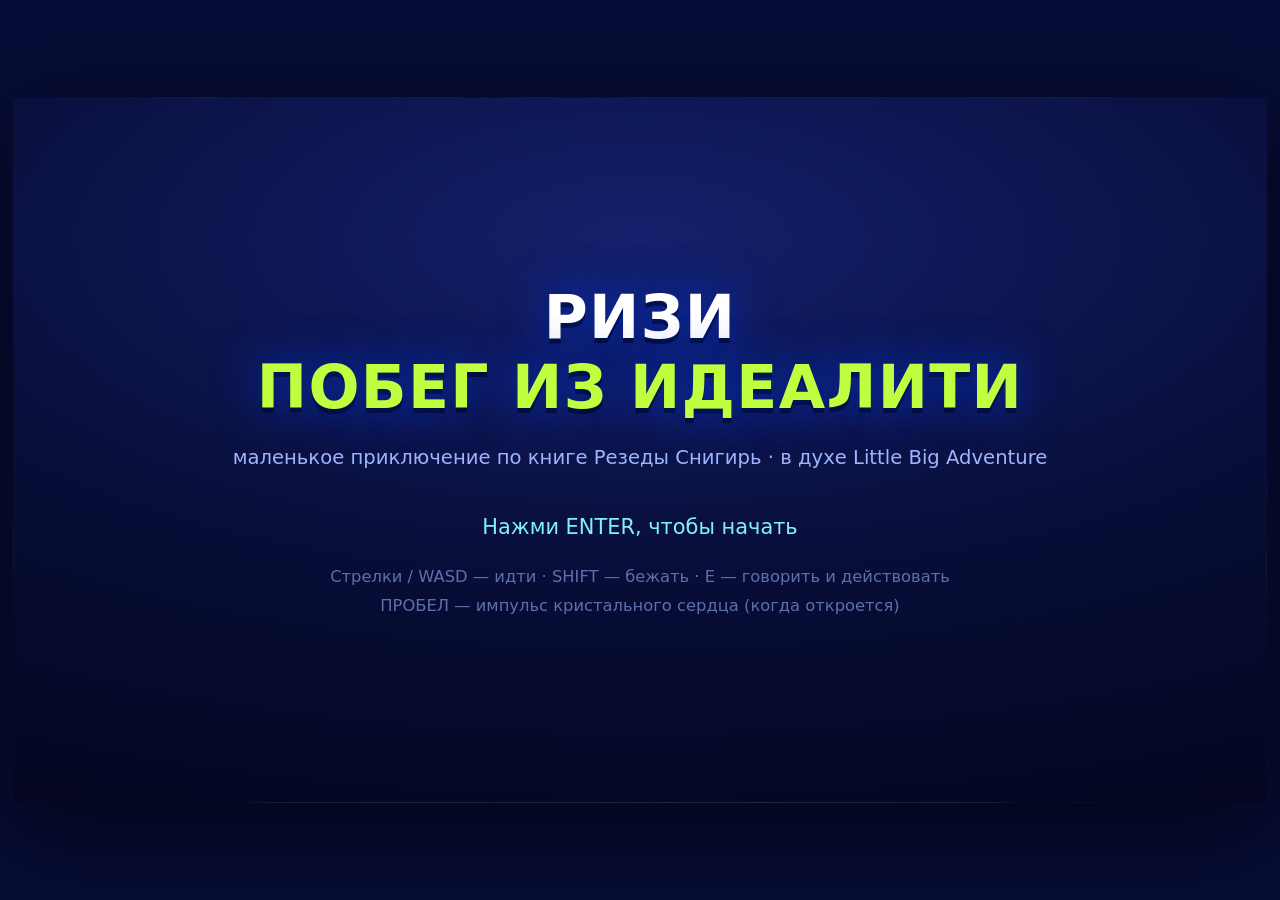
<file: index.html>
<!DOCTYPE html>
<html lang="ru">
<head>
<meta charset="UTF-8">
<title>Ризи: Побег из Идеалити</title>
<meta name="viewport" content="width=device-width, initial-scale=1">
<style>
  * { margin:0; padding:0; box-sizing:border-box; }
  html,body { height:100%; background:#070d36; overflow:hidden; }
  body { display:flex; align-items:center; justify-content:center;
         font-family:"Avenir Next","Nunito",system-ui,-apple-system,sans-serif; }
  #stage { position:relative; width:960px; height:540px; transform-origin:center center;
           box-shadow:0 20px 80px rgba(0,0,0,.6); border-radius:6px; overflow:hidden; }
  canvas { display:block; width:960px; height:540px; background:#0a0e24; }

  .ui { position:absolute; color:#fff; user-select:none; }

  /* HUD */
  #hud { top:14px; left:14px; display:flex; flex-direction:column; gap:6px; }
  #energyWrap { width:220px; height:20px; background:rgba(7,13,54,.65); border:2px solid #C0FF3F;
                border-radius:12px; overflow:hidden; position:relative; }
  #energyBar { height:100%; width:100%; border-radius:9px;
               background:linear-gradient(90deg,#7ef0ff,#C0FF3F); transition:width .25s; }
  #energyWrap::after { content:"⬥ энергия сердца"; position:absolute; left:8px; top:1px;
                       font-size:11px; color:#07103a; font-weight:700; letter-spacing:.3px; }
  #energons { top:14px; right:14px; background:rgba(7,13,54,.65); border:2px solid #ff9ecb;
              padding:4px 12px; border-radius:12px; font-weight:700; color:#ffd7ea; font-size:14px; }
  #objective { left:14px; bottom:12px; max-width:520px; background:rgba(7,13,54,.7);
               border-left:4px solid #C0FF3F; padding:7px 12px; border-radius:6px;
               font-size:13px; line-height:1.35; color:#eaffd0; }
  #objective b { color:#C0FF3F; }
  #hint { left:50%; bottom:64px; transform:translateX(-50%); background:rgba(7,13,54,.8);
          border:1px solid #7ef0ff; color:#cfefff; padding:5px 14px; border-radius:20px;
          font-size:13px; display:none; }
  #label { top:40px; left:50%; transform:translateX(-50%); font-size:26px; font-weight:800;
           color:#fff; text-shadow:0 2px 14px #000, 0 0 30px #0536D4; opacity:0;
           transition:opacity .8s; letter-spacing:.5px; white-space:nowrap; }

  /* Диалог */
  #dialog { display:none; left:50%; transform:translateX(-50%); bottom:16px; width:820px;
            background:rgba(7,13,54,.92); border:2px solid #0536D4; border-radius:14px;
            padding:12px 16px 14px 16px; box-shadow:0 8px 40px rgba(0,0,0,.5); }
  #dialog .row { display:flex; gap:14px; align-items:flex-start; }
  #dportrait { width:64px; height:64px; border-radius:10px; background:#122; object-fit:cover;
               object-position:top; border:2px solid #C0FF3F; flex:0 0 auto; background:#0b1240; }
  #dname { color:#C0FF3F; font-weight:800; font-size:14px; margin-bottom:3px; }
  #dtext { color:#f4f7ff; font-size:15px; line-height:1.45; min-height:44px; }
  #dnext { position:absolute; right:14px; bottom:8px; color:#7ef0ff; font-size:12px; opacity:.85; }

  /* Катсцена */
  #cut { display:none; position:absolute; inset:0; background:#04061f; z-index:20; }
  #cutimg { position:absolute; inset:0; width:100%; height:100%; object-fit:contain; opacity:.96; }
  #cutshade { position:absolute; left:0; right:0; bottom:0; height:46%;
              background:linear-gradient(transparent, rgba(4,6,31,.96) 62%); }
  #cuttext { position:absolute; left:8%; right:8%; bottom:34px; color:#fff; font-size:17px;
             line-height:1.5; text-align:center; text-shadow:0 2px 10px #000; }
  #cuttext .who { color:#C0FF3F; font-weight:800; }
  #cutnext { position:absolute; right:20px; bottom:12px; color:#7ef0ff; font-size:12px; }

  /* Титульный экран */
  #title { display:flex; position:absolute; inset:0; background:radial-gradient(120% 90% at 50% 20%, #14206b 0%, #070d36 55%, #04061f 100%);
           z-index:30; flex-direction:column; align-items:center; justify-content:center; gap:18px; text-align:center; }
  #title h1 { font-size:46px; font-weight:900; color:#fff; letter-spacing:1px;
              text-shadow:0 0 34px #0536D4, 0 4px 0 #04061f; }
  #title h1 span { color:#C0FF3F; }
  #title .sub { color:#9fb4ff; font-size:15px; }
  #title .press { margin-top:16px; color:#7ef0ff; font-size:16px; animation:blink 1.4s infinite; }
  #title .keys { color:#5f6fae; font-size:12.5px; line-height:1.7; }
  @keyframes blink { 50% { opacity:.25; } }

  #fade { position:absolute; inset:0; background:#04061f; opacity:0; pointer-events:none;
          transition:opacity .45s; z-index:15; }
  #flash { position:absolute; inset:0; background:#fff; opacity:0; pointer-events:none; z-index:25; }
</style>
</head>
<body>
  <div id="stage">
    <canvas id="cv" width="960" height="540"></canvas>

    <div class="ui" id="hud">
      <div id="energyWrap"><div id="energyBar"></div></div>
    </div>
    <div class="ui" id="energons">⬡ 0 энергонов</div>
    <div class="ui" id="objective"><b>Задание:</b> <span id="objText">…</span></div>
    <div class="ui" id="hint">E — поговорить</div>
    <div class="ui" id="label"></div>

    <div class="ui" id="dialog">
      <div class="row">
        <img id="dportrait" alt="">
        <div><div id="dname"></div><div id="dtext"></div></div>
      </div>
      <div id="dnext">E ▸</div>
    </div>

    <div id="cut">
      <img id="cutimg" alt=""><div id="cutshade"></div>
      <div id="cuttext"></div><div id="cutnext">E ▸</div>
    </div>

    <div id="title">
      <h1>РИЗИ<br><span>ПОБЕГ ИЗ ИДЕАЛИТИ</span></h1>
      <div class="sub">маленькое приключение по книге Резеды Снигирь · в духе Little Big Adventure</div>
      <div class="press">Нажми ENTER, чтобы начать</div>
      <div class="keys">Стрелки / WASD — идти · SHIFT — бежать · E — говорить и действовать<br>
        ПРОБЕЛ — импульс кристального сердца (когда откроется)</div>
    </div>

    <div id="fade"></div>
    <div id="flash"></div>
  </div>

  <script src="js/data.js?v=11"></script>
  <script src="js/game.js?v=11"></script>
</body>
</html>
</file>
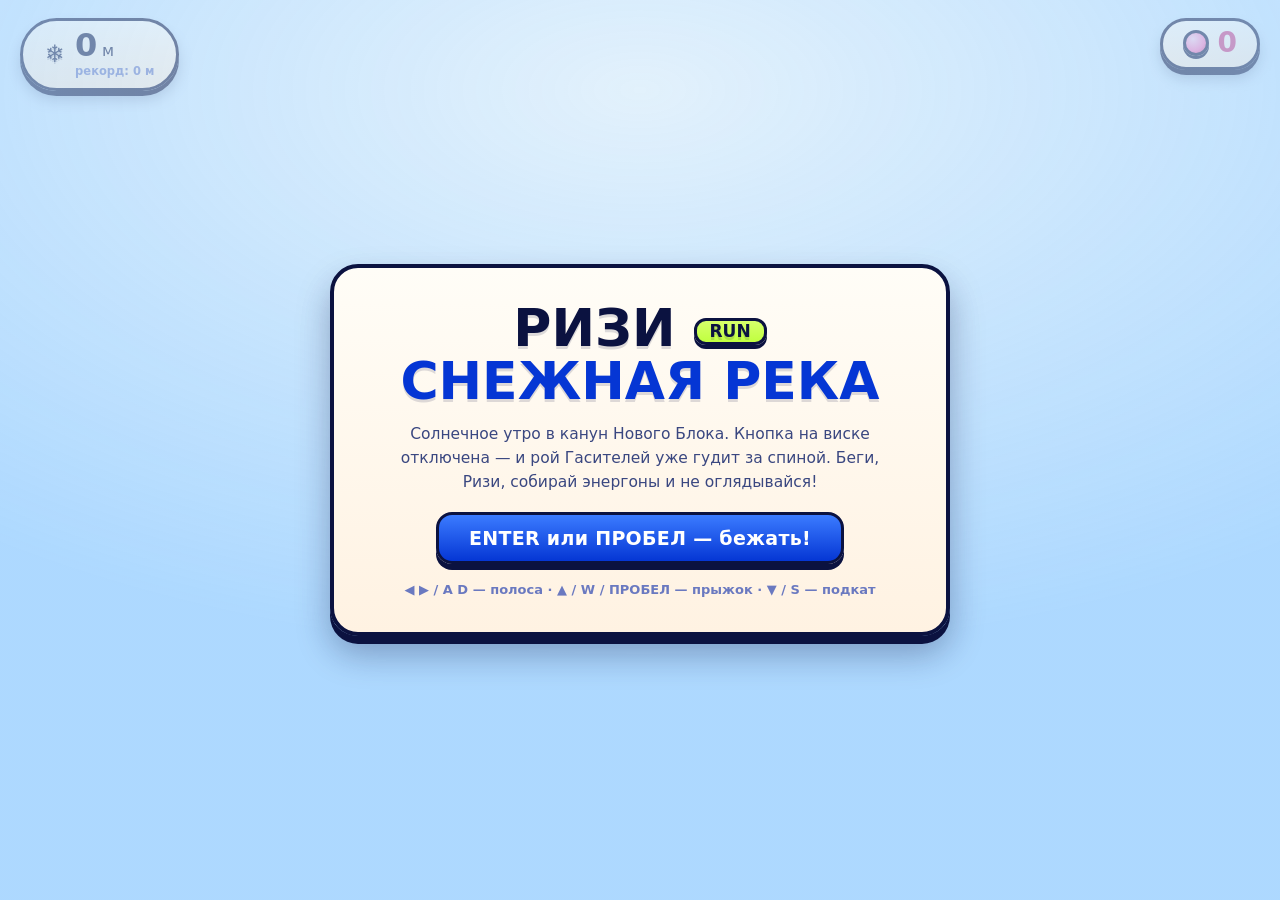
<file: run/index.html>
<!DOCTYPE html>
<html lang="ru">
<head>
<meta charset="UTF-8">
<title>Ризи RUN: Снежная Река</title>
<meta name="viewport" content="width=device-width, initial-scale=1">
<style>
  * { margin:0; padding:0; box-sizing:border-box; }
  html,body { height:100%; background:#cfe9ff; overflow:hidden; touch-action:none; overscroll-behavior:none;
              font-family:"Avenir Next","Nunito",system-ui,-apple-system,sans-serif; }
  #wrap { position:relative; width:100vw; height:100vh; }
  canvas { display:block; width:100%; height:100%; touch-action:none; }
  .ui { position:absolute; user-select:none; z-index:5; color:#0b1240; }

  /* фирменные «стикеры» RIZYLAND */
  .pill { background:linear-gradient(#fffdf7,#ffeedd);
          border:3.5px solid #0b1240; border-radius:999px;
          box-shadow:0 5px 0 #0b1240, 0 9px 14px rgba(11,18,64,.28); }

  #score { top:18px; left:20px; padding:8px 22px 10px; display:flex; align-items:center; gap:10px; }
  #score .n { font-size:32px; font-weight:900; letter-spacing:-.5px; line-height:1; }
  #score small { display:block; font-size:11.5px; font-weight:800; color:#6a79c0; margin-top:3px; }
  #score .ico { font-size:24px; filter:drop-shadow(0 2px 0 rgba(11,18,64,.25)); }

  #energons { top:18px; right:20px; padding:8px 20px 10px; display:flex; align-items:center; gap:9px;
              transition:transform .12s cubic-bezier(.3,1.6,.5,1); }
  #energons.bump { transform:scale(1.16); }
  #energons .n { font-size:28px; font-weight:900; color:#d1387f; line-height:1; }
  #energons .ico { width:26px; height:26px; border-radius:50%;
                   background:radial-gradient(circle at 35% 30%, #ffd0e6, #ff7ec1 60%, #d1387f);
                   border:3px solid #0b1240; box-shadow:0 3px 0 #0b1240; }

  /* индикатор роя */
  #swarm { top:96px; left:50%; transform:translateX(-50%); width:280px; display:none; text-align:center; }
  #swarm .lbl { font-size:14px; font-weight:900; color:#fff; letter-spacing:.6px;
                text-shadow:0 2px 0 #b0234a, 0 3px 8px rgba(0,0,0,.3); margin-bottom:5px; }
  #swarmTrack { height:16px; border:3.5px solid #0b1240; border-radius:999px; background:#ffe6ee;
                box-shadow:0 4px 0 #0b1240; overflow:hidden; }
  #swarmFill { height:100%; width:100%; border-radius:999px;
               background:linear-gradient(90deg,#ffd166,#ff5c7a); transition:width .12s linear; }

  .panel { position:absolute; inset:0; display:flex; align-items:center; justify-content:center;
           z-index:10; padding:20px;
           background:radial-gradient(120% 90% at 50% 10%, rgba(255,253,247,.4) 0%, rgba(160,210,255,.72) 70%); }
  .card { background:linear-gradient(#fffdf7,#fff2e2); border:4px solid #0b1240; border-radius:28px;
          box-shadow:0 8px 0 #0b1240, 0 18px 34px rgba(11,18,64,.32);
          padding:34px 46px 30px; display:flex; flex-direction:column; gap:14px; align-items:center;
          max-width:660px; text-align:center; }
  .card h1 { font-size:min(7.2vw,52px); font-weight:900; color:#0b1240; line-height:1.02;
             text-shadow:0 3px 0 rgba(11,18,64,.14); }
  .card h1 .blue { color:#0536D4; }
  .badge { display:inline-block; background:linear-gradient(#d6ff6b,#C0FF3F); color:#0b1240;
           font-size:17px; font-weight:900; border:3.5px solid #0b1240; border-radius:12px;
           padding:2px 13px; vertical-align:middle; box-shadow:0 4px 0 #0b1240; }
  .card .sub { color:#3a4780; font-size:15.5px; max-width:520px; line-height:1.55; }
  .btn { margin-top:4px; color:#fff; font-size:19px; font-weight:900; letter-spacing:.3px;
         background:linear-gradient(#3b7bff,#0536D4); border:3.5px solid #0b1240; border-radius:16px;
         padding:12px 30px; box-shadow:0 6px 0 #0b1240; animation:pulse 1.7s infinite; }
  @keyframes pulse { 50% { transform:translateY(2px); box-shadow:0 4px 0 #0b1240; } }
  .keys { color:#6a79c0; font-size:13px; line-height:1.9; font-weight:700; }
  .stat { font-size:22px; color:#0b1240; font-weight:900; }
  .best { color:#0536D4; }
  /* белая шторка: кроссфейд вместо пролёта камеры при reduced motion */
  #fade { position:absolute; inset:0; background:#f2f6ff; opacity:0; pointer-events:none; z-index:20; }
  /* пауза и отсчёт 3-2-1 (main.js ставит body.paused; HUD-плагин может заменить своим) */
  #pauseUi { top:0; left:0; right:0; bottom:0; display:none; flex-direction:column; align-items:center; justify-content:center; gap:14px;
             background:rgba(7,13,54,.28); z-index:15; }
  body.paused #pauseUi { display:flex; }
  #pauseUi .pill { padding:10px 26px 12px; font-size:20px; font-weight:900; }
  #cd { font-size:84px; font-weight:900; color:#fff; text-shadow:0 5px 0 #0536D4, 0 10px 24px rgba(7,13,54,.35); min-height:1em; }
  /* подсказки первого забега */
  #tut { left:50%; bottom:18%; transform:translateX(-50%); display:none; z-index:12; pointer-events:none; }
  body.tut #tut.show { display:block; }
  #tutText { display:inline-block; background:#fff; color:#070D36; font-size:24px; font-weight:900; padding:8px 20px 10px;
             border-radius:12px; box-shadow:inset 0 -4px 0 #C0FF3F, 0 6px 18px rgba(7,13,54,.25); white-space:nowrap; }
  #tutSkip { top:18px; left:50%; transform:translateX(-50%); display:none; font:inherit; font-size:14px; font-weight:800;
             color:#070D36; background:#fff; border:3px solid #070D36; border-radius:999px; padding:4px 14px; z-index:12; cursor:pointer; }
  body.tut #tutSkip { display:block; }
  #over { display:none; }
  /* фоторежим ?hideui=1: чистый кадр без DOM-оверлеев */
  .hideui .ui, .hideui .panel { display:none !important; }
  /* экран аварии: чтобы вместо белого всегда было понятное сообщение */
  #crash { display:none; position:absolute; inset:0; z-index:50; padding:24px;
           align-items:center; justify-content:center; background:#fff6f6; }
  #crash .box { background:#fff; border:4px solid #b0234a; border-radius:22px; padding:26px 30px;
                max-width:640px; box-shadow:0 8px 0 #b0234a; }
  #crash h2 { color:#b0234a; font-size:24px; font-weight:900; margin-bottom:10px; }
  #crash p { color:#3a4780; font-size:15px; line-height:1.6; margin-bottom:10px; }
  #crash code { display:block; background:#0b1240; color:#8ef; padding:10px 12px; border-radius:10px;
                font:12px/1.5 ui-monospace,Menlo,monospace; word-break:break-all; white-space:pre-wrap; }
</style>
</head>
<body>
<div id="wrap">
  <div class="ui pill" id="score"><span class="ico">❄</span>
    <span><span class="n">0</span> м<small>рекорд: <span id="best">0</span> м</small></span></div>
  <div class="ui pill" id="energons"><span class="ico"></span><span class="n">0</span></div>

  <div class="ui" id="swarm">
    <div class="lbl">РОЙ НАСТИГАЕТ!</div>
    <div id="swarmTrack"><div id="swarmFill"></div></div>
  </div>

  <div class="panel" id="title">
    <div class="card">
      <h1>РИЗИ <span class="badge">RUN</span><br><span class="blue">СНЕЖНАЯ РЕКА</span></h1>
      <div class="sub">Солнечное утро в канун Нового Блока. Кнопка на виске отключена —
        и рой Гасителей уже гудит за спиной. Беги, Ризи, собирай энергоны и не оглядывайся!</div>
      <div class="btn">ENTER или ПРОБЕЛ — бежать!</div>
      <div class="keys">◀ ▶ / A D — полоса · ▲ / W / ПРОБЕЛ — прыжок · ▼ / S — подкат</div>
    </div>
  </div>

  <div class="panel" id="over">
    <div class="card">
      <h1><span class="blue">РОЙ ДОГНАЛ!</span></h1>
      <div class="stat">Пробег: <span id="finalDist">0</span> м · Энергонов: <span id="finalEn">0</span></div>
      <div class="stat best" id="newBest" style="display:none">✦ НОВЫЙ РЕКОРД! ✦</div>
      <div class="sub" id="quip"></div>
      <div class="btn">ENTER — ещё раз</div>
      <div class="keys">ESC — на титульный экран</div>
    </div>
  </div>

  <div id="fade"></div>
  <div class="ui" id="pauseUi"><div class="pill">ПАУЗА — нажми, чтобы продолжить</div><div id="cd"></div></div>
  <div class="ui" id="tut"><span id="tutText"></span></div>
  <button class="ui" id="tutSkip" data-ui>Пропустить обучение</button>

  <div id="crash"><div class="box">
    <h2>Игра не запустилась</h2>
    <p id="crashHint">Покажи мне текст ниже — по нему сразу видно причину.</p>
    <code id="crashMsg"></code>
  </div></div>
</div>
<script>
  (function(){
    function crash(msg, hint){
      var c = document.getElementById("crash");
      if (!c || c.style.display === "flex") return;
      if (hint) document.getElementById("crashHint").textContent = hint;
      document.getElementById("crashMsg").textContent = msg;
      c.style.display = "flex";
    }
    window.addEventListener("error", function(e){
      crash((e.message || "ошибка") + "\n" + (e.filename||"").split("/").pop() + ":" + (e.lineno||0));
    });
    window.addEventListener("unhandledrejection", function(e){ crash("Promise: " + e.reason); });
    // нет WebGL — говорим об этом прямо
    try {
      var t = document.createElement("canvas");
      if (!(t.getContext("webgl2") || t.getContext("webgl")))
        crash("WebGL недоступен", "Браузер не может рисовать 3D. Включи аппаратное ускорение или открой в Chrome/Safari.");
    } catch(err){ crash("WebGL: " + err.message); }
    // сторож: если через 6 секунд игра не поднялась — сообщаем
    setTimeout(function(){
      if (!window.RUN) crash("Модуль игры не загрузился за 6 секунд",
        "Чаще всего это значит, что локальный сервер не запущен. Запусти game/start-server.command и обнови страницу.");
    }, 6000);
  })();
  </script>
<script type="importmap">
{ "imports": { "three": "./three.module.js", "three/addons/": "./addons/" } }
</script>
<script type="module" src="src/main.js?v=35"></script>
</body>
</html>
</file>
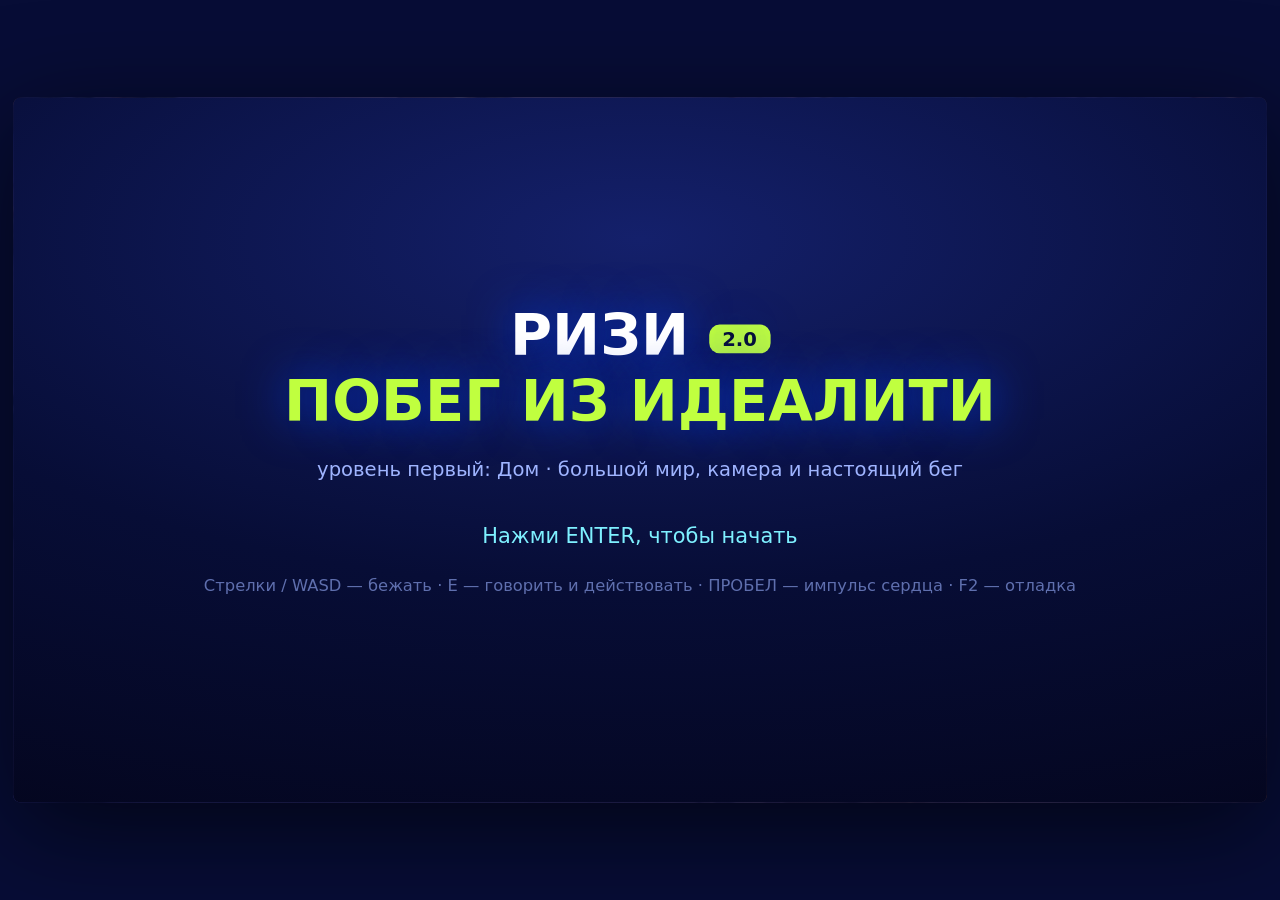
<file: v2/index.html>
<!DOCTYPE html>
<html lang="ru">
<head>
<meta charset="UTF-8">
<title>Ризи: Побег из Идеалити 2.0</title>
<meta name="viewport" content="width=device-width, initial-scale=1">
<style>
  * { margin:0; padding:0; box-sizing:border-box; }
  html,body { height:100%; background:#070d36; overflow:hidden; }
  body { display:flex; align-items:center; justify-content:center;
         font-family:"Avenir Next","Nunito",system-ui,-apple-system,sans-serif; }
  #stage { position:relative; width:960px; height:540px; transform-origin:center center;
           box-shadow:0 20px 80px rgba(0,0,0,.6); border-radius:6px; overflow:hidden; }
  canvas { display:block; width:960px; height:540px; background:#0a0e24; }
  .ui { position:absolute; color:#fff; user-select:none; }
  #hud { top:14px; left:14px; }
  #energyWrap { width:220px; height:20px; background:rgba(7,13,54,.65); border:2px solid #C0FF3F;
                border-radius:12px; overflow:hidden; position:relative; }
  #energyBar { height:100%; width:100%; border-radius:9px;
               background:linear-gradient(90deg,#7ef0ff,#C0FF3F); transition:width .25s; }
  #energyWrap::after { content:"⬥ энергия сердца"; position:absolute; left:8px; top:1px;
                       font-size:11px; color:#07103a; font-weight:700; }
  #objective { left:14px; bottom:12px; max-width:520px; background:rgba(7,13,54,.7);
               border-left:4px solid #C0FF3F; padding:7px 12px; border-radius:6px;
               font-size:13px; line-height:1.35; color:#eaffd0; }
  #objective b { color:#C0FF3F; }
  #hint { left:50%; bottom:64px; transform:translateX(-50%); background:rgba(7,13,54,.8);
          border:1px solid #7ef0ff; color:#cfefff; padding:5px 14px; border-radius:20px;
          font-size:13px; display:none; }
  #label { top:40px; left:50%; transform:translateX(-50%); font-size:26px; font-weight:800;
           color:#fff; text-shadow:0 2px 14px #000, 0 0 30px #0536D4; opacity:0;
           transition:opacity .8s; white-space:nowrap; }
  #dialog { display:none; left:50%; transform:translateX(-50%); bottom:16px; width:820px;
            background:rgba(7,13,54,.92); border:2px solid #0536D4; border-radius:14px;
            padding:12px 16px 14px 16px; }
  #dialog .row { display:flex; gap:14px; align-items:flex-start; }
  #dportrait { width:64px; height:64px; border-radius:10px; object-fit:cover; object-position:top;
               border:2px solid #C0FF3F; flex:0 0 auto; background:#0b1240; }
  #dname { color:#C0FF3F; font-weight:800; font-size:14px; margin-bottom:3px; }
  #dtext { color:#f4f7ff; font-size:15px; line-height:1.45; min-height:44px; }
  #dnext { position:absolute; right:14px; bottom:8px; color:#7ef0ff; font-size:12px; opacity:.85; }
  #cut { display:none; position:absolute; inset:0; background:#04061f; z-index:20; }
  #cutimg { position:absolute; inset:0; width:100%; height:100%; object-fit:contain; opacity:.96; }
  #cutshade { position:absolute; left:0; right:0; bottom:0; height:46%;
              background:linear-gradient(transparent, rgba(4,6,31,.96) 62%); }
  #cuttext { position:absolute; left:8%; right:8%; bottom:34px; color:#fff; font-size:17px;
             line-height:1.5; text-align:center; text-shadow:0 2px 10px #000; }
  #cuttext .who { color:#C0FF3F; font-weight:800; }
  #cutnext { position:absolute; right:20px; bottom:12px; color:#7ef0ff; font-size:12px; }
  #title { display:flex; position:absolute; inset:0; z-index:30; flex-direction:column;
           background:radial-gradient(120% 90% at 50% 20%, #14206b 0%, #070d36 55%, #04061f 100%);
           align-items:center; justify-content:center; gap:18px; text-align:center; }
  #title h1 { font-size:44px; font-weight:900; color:#fff; text-shadow:0 0 34px #0536D4; }
  #title h1 span { color:#C0FF3F; }
  #title .v2 { display:inline-block; background:#C0FF3F; color:#07103a; font-size:15px;
               font-weight:900; border-radius:8px; padding:2px 10px; vertical-align:middle; }
  #title .sub { color:#9fb4ff; font-size:15px; }
  #title .press { margin-top:14px; color:#7ef0ff; font-size:16px; animation:blink 1.4s infinite; }
  #title .keys { color:#5f6fae; font-size:12.5px; line-height:1.7; }
  @keyframes blink { 50% { opacity:.25; } }
  #fade { position:absolute; inset:0; background:#04061f; opacity:0; pointer-events:none;
          transition:opacity .45s; z-index:15; }
</style>
</head>
<body>
  <div id="stage">
    <canvas id="cv" width="960" height="540"></canvas>
    <div class="ui" id="hud"><div id="energyWrap"><div id="energyBar"></div></div></div>
    <div class="ui" id="objective"><b>Задание:</b> <span id="objText">…</span></div>
    <div class="ui" id="hint"></div>
    <div class="ui" id="label"></div>
    <div class="ui" id="dialog">
      <div class="row"><img id="dportrait" alt="">
        <div><div id="dname"></div><div id="dtext"></div></div></div>
      <div id="dnext">E ▸</div>
    </div>
    <div id="cut"><img id="cutimg" alt=""><div id="cutshade"></div>
      <div id="cuttext"></div><div id="cutnext">E ▸</div></div>
    <div id="title">
      <h1>РИЗИ <span class="v2">2.0</span><br><span>ПОБЕГ ИЗ ИДЕАЛИТИ</span></h1>
      <div class="sub">уровень первый: Дом · большой мир, камера и настоящий бег</div>
      <div class="press">Нажми ENTER, чтобы начать</div>
      <div class="keys">Стрелки / WASD — бежать · E — говорить и действовать · ПРОБЕЛ — импульс сердца · F2 — отладка</div>
    </div>
    <div id="fade"></div>
  </div>
  <script src="game.js?v=1"></script>
</body>
</html>
</file>
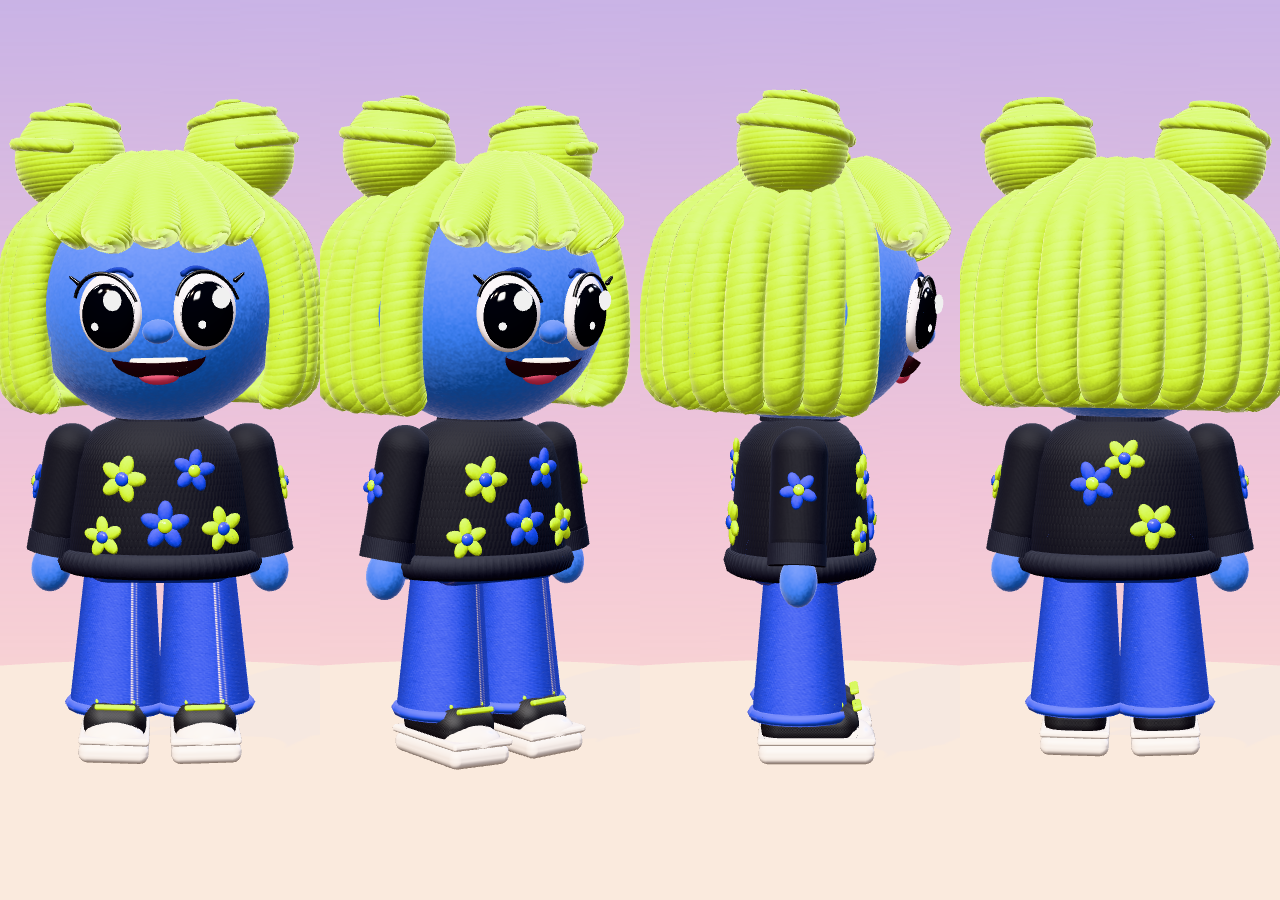
<file: platformer/dev/rizy.html>
<!DOCTYPE html>
<html lang="ru"><head><meta charset="UTF-8"><title>Ризи-игрушка — стенд</title>
<style>html,body{margin:0;height:100%;background:#f3d9e6;overflow:hidden}canvas{display:block}</style></head>
<body>
<script type="importmap">{ "imports": { "three": "../../run/three.module.js", "three/addons/": "../../run/addons/" } }</script>
<script type="module" src="rizy-stand.js"></script>
</body></html>
</file>
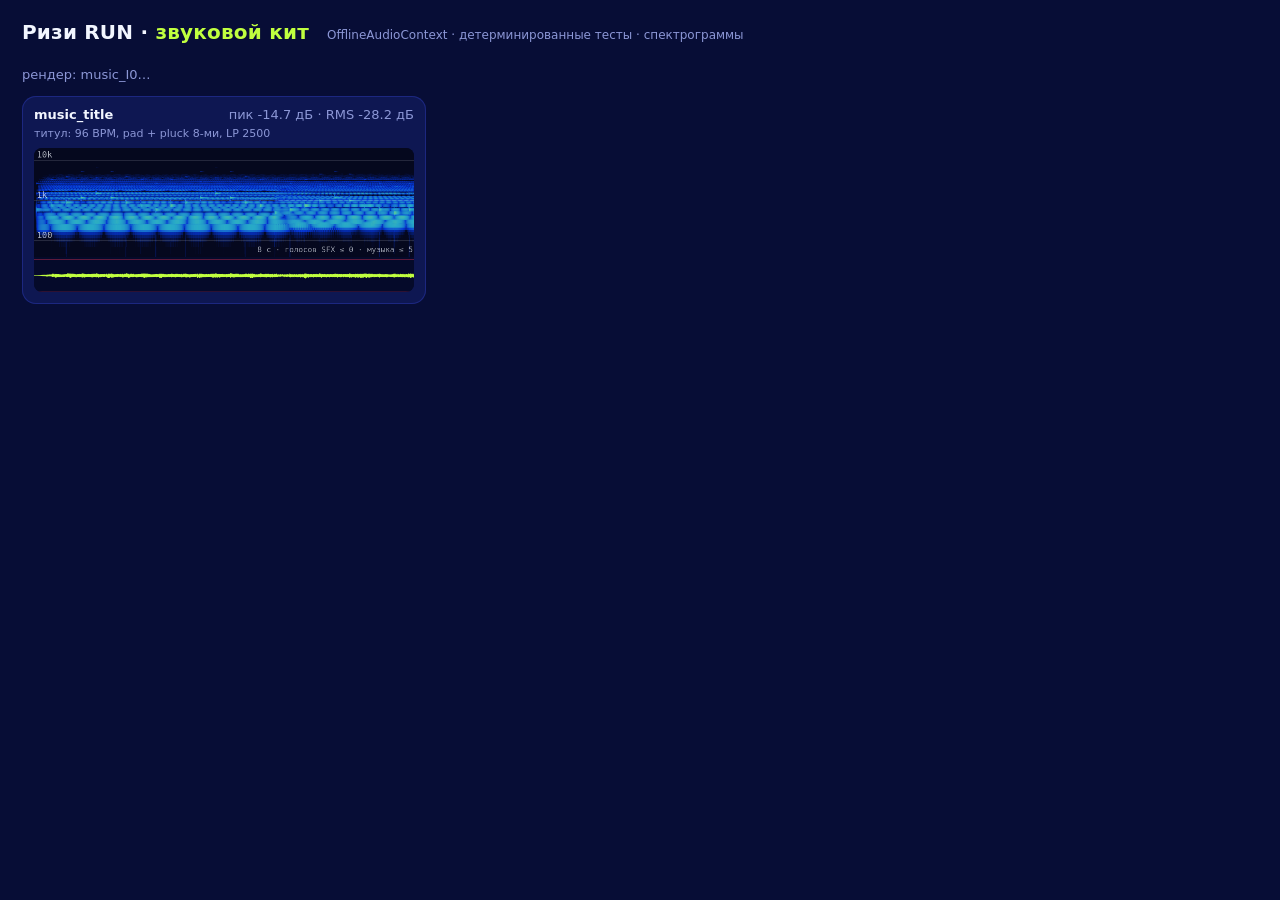
<file: run/dev/kit-audio.html>
<!DOCTYPE html>
<html lang="ru">
<head>
<meta charset="UTF-8">
<title>kit-audio · звуковой стенд</title>
<meta name="viewport" content="width=device-width, initial-scale=1">
<style>
  :root { --ink:#070D36; --card:#0E1752; --card2:#131E66; --blue:#0536D4; --lime:#C0FF3F; --snow:#F2F6FF; --red:#FF3B5C; --mute:#8C97D6; }
  html,body { margin:0; background:var(--ink); color:var(--snow); font:13px/1.4 ui-sans-serif, -apple-system, "Segoe UI", system-ui, sans-serif; }
  header { padding:18px 22px 10px; display:flex; flex-wrap:wrap; align-items:baseline; gap:10px 18px; }
  h1 { margin:0; font-size:20px; letter-spacing:.2px; }
  h1 b { color:var(--lime); }
  .sub { color:var(--mute); font-size:12px; }
  .chips { display:flex; flex-wrap:wrap; gap:8px; padding:0 22px 10px; }
  .chip { background:var(--card); border:1px solid #243090; border-radius:999px; padding:5px 11px; font-variant-numeric:tabular-nums; }
  .chip i { font-style:normal; color:var(--mute); margin-right:6px; }
  .ok { color:var(--lime); } .bad { color:var(--red); }
  .ladder { margin:0 22px 12px; background:var(--card); border-radius:14px; padding:10px 12px; overflow-x:auto; }
  .ladder table { border-collapse:collapse; font-variant-numeric:tabular-nums; font-size:12px; }
  .ladder td, .ladder th { padding:3px 7px; text-align:center; white-space:nowrap; }
  .ladder th { color:var(--mute); font-weight:500; text-align:left; }
  #grid { display:grid; grid-template-columns:repeat(auto-fill, minmax(400px, 1fr)); gap:12px; padding:0 22px 22px; }
  .card { background:var(--card); border-radius:14px; padding:10px 12px 12px; box-shadow:0 0 0 1px #1c2780 inset; }
  .card.fail { box-shadow:0 0 0 2px var(--red) inset; }
  .card h3 { margin:0 0 2px; font-size:13px; display:flex; justify-content:space-between; gap:8px; }
  .card h3 span { color:var(--mute); font-weight:400; font-variant-numeric:tabular-nums; }
  .card p { margin:0 0 6px; color:var(--mute); font-size:11px; min-height:15px; }
  canvas { display:block; width:100%; border-radius:8px; background:#050a2a; image-rendering:auto; }
  #live { margin:0 22px 14px; background:var(--card2); border-radius:14px; padding:10px 12px; display:none; }
  #live.on { display:block; }
  #live button { background:var(--blue); color:var(--snow); border:0; border-radius:999px; padding:6px 12px; margin:3px; font:inherit; cursor:pointer; }
  #live button.hot { background:var(--lime); color:var(--ink); font-weight:600; }
  #live label { display:inline-flex; gap:6px; align-items:center; margin:4px 12px 4px 0; color:var(--mute); }
  #busy { padding:0 22px 12px; color:var(--mute); }
</style>
<script type="importmap">
{ "imports": { "three": "../three.module.js", "three/addons/": "../addons/" } }
</script>
</head>
<body>
<!-- ?only=a,b (фильтр тестов) ?live=1 (живые кнопки и слайдеры) ?live=auto (headless-проверка реального AudioContext) ?cols=N -->
<header><h1>Ризи RUN · <b>звуковой кит</b></h1><span class="sub" id="sub">OfflineAudioContext · детерминированные тесты · спектрограммы</span></header>
<div class="chips" id="chips"></div>
<div id="live"></div>
<div class="ladder" id="ladder" hidden></div>
<div id="busy">рендер…</div>
<div id="grid"></div>
<script type="module" src="./kit-audio.js"></script>
</body>
</html>
</file>
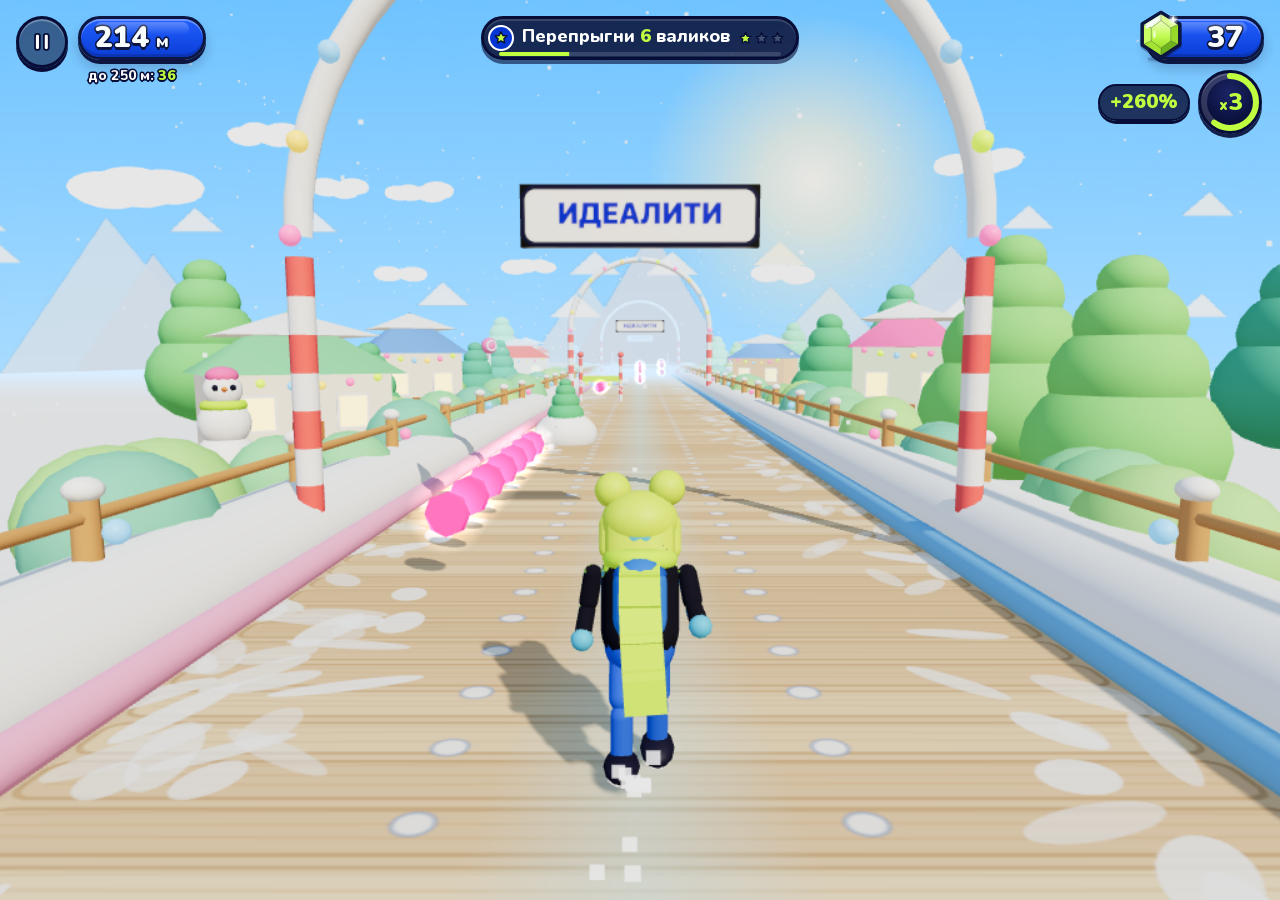
<file: run/dev/kit-hud.html>
<!DOCTYPE html>
<html lang="ru">
<head>
<meta charset="UTF-8">
<title>kit-hud · стенд интерфейса</title>
<meta name="viewport" content="width=device-width, initial-scale=1, viewport-fit=cover">
<style>
  html,body { margin:0; height:100%; overflow:hidden; background:#9fd6ff; }
  #stage { position:fixed; inset:0; }
  #bg { position:absolute; inset:0; width:100%; height:100%; object-fit:cover; display:block; }
  #notch { position:absolute; left:50%; top:10px; width:124px; height:36px; margin-left:-62px; border-radius:20px; background:#000; z-index:40; display:none; }
</style>
<script type="importmap">
{ "imports": { "three": "../three.module.js", "three/addons/": "../addons/" } }
</script>
</head>
<body>
<div id="stage"><img id="bg" alt=""><div id="notch"></div></div>
<!-- По умолчанию t=1600 и SHOT_READY; ?live=1 — реальное время.
     ?screen=title|play|pause|results|revive|settings|none  ?t=мс  ?combo=3:0.5  ?danger=0..1  ?fx=1  ?mission=on|intro|step|done|off
     ?record=1  ?tut=lane|left|right|up|down|tap  ?praise=1  ?cd=3|2|1|0  ?go=1  ?milestone=250  ?banner=…  ?toast=1  ?rm=1
     ?q=low|med|high  ?notch=1  ?touch=0|1  ?icon=rt  ?stress=1  ?selftest=1 (→ window.DEV.selftest) -->
<script type="module" src="./kit-hud.js"></script>
</body>
</html>
</file>
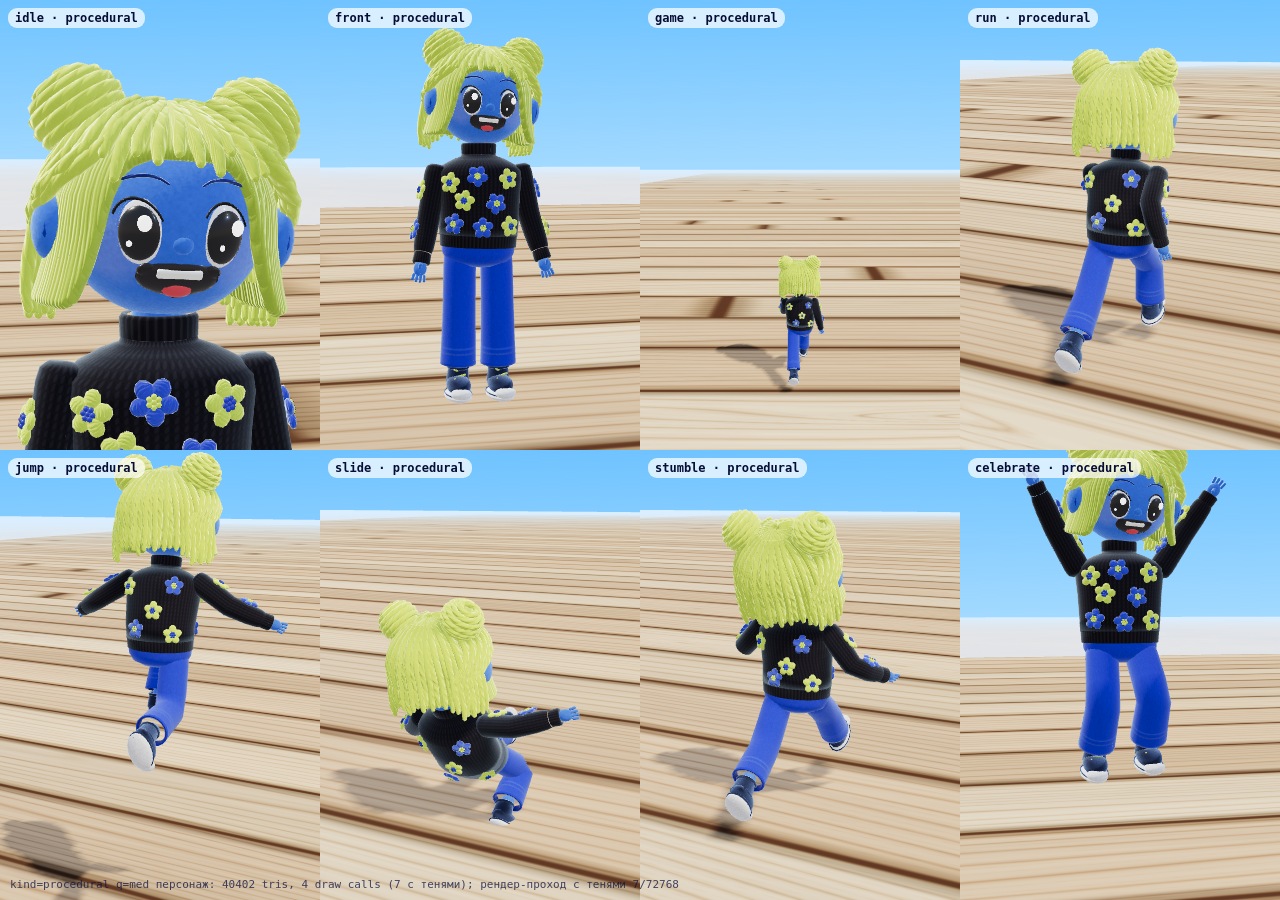
<file: run/dev/kit-player.html>
<!DOCTYPE html>
<html lang="ru">
<head>
<meta charset="UTF-8">
<title>kit: player</title>
<meta name="viewport" content="width=device-width, initial-scale=1">
<style>
  html, body { margin:0; height:100%; background:#cfe9ff; overflow:hidden; font-family:system-ui, sans-serif; }
  canvas { display:block; width:100%; height:100%; }
  .lbl { position:absolute; font:600 12px/1 ui-monospace, monospace; color:#070D36; background:rgba(255,255,255,.72);
         padding:4px 7px; border-radius:9px; pointer-events:none; }
  #info { position:absolute; left:10px; bottom:8px; font:11px/1.4 ui-monospace, monospace; color:#0b1240; opacity:.75; }
</style>
<script type="importmap">
{ "imports": { "three": "../three.module.js", "three/addons/": "../addons/" } }
</script>
</head>
<body>
<div id="info"></div>
<script type="module" src="kit-player.js"></script>
</body>
</html>
</file>
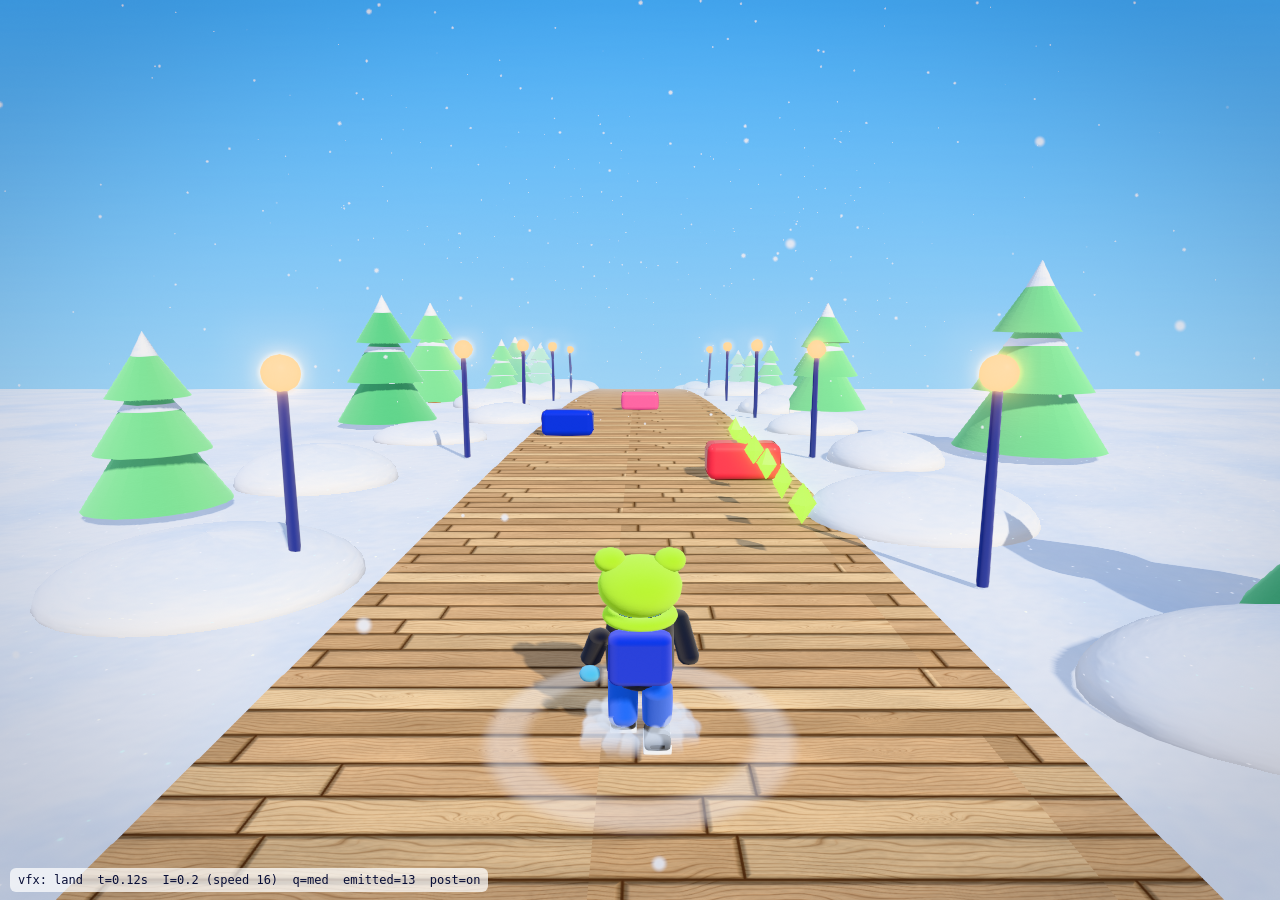
<file: run/dev/kit-vfx.html>
<!DOCTYPE html>
<html lang="ru">
<head>
<meta charset="UTF-8">
<title>kit-vfx · стенд эффектов</title>
<meta name="viewport" content="width=device-width, initial-scale=1">
<style>
  html,body { margin:0; height:100%; overflow:hidden; background:#cfe9ff; }
  canvas { display:block; width:100%; height:100%; }
  #info { position:fixed; left:10px; bottom:8px; font:12px/1.35 ui-monospace,Menlo,monospace; color:#070D36;
          background:rgba(255,255,255,.72); padding:4px 8px; border-radius:6px; pointer-events:none; white-space:pre; }
</style>
<script type="importmap">
{ "imports": { "three": "../three.module.js", "three/addons/": "../addons/" } }
</script>
</head>
<body>
<div id="info"></div>
<!-- ?emit=land[,pickup]  ?t=сек после эмиссии  ?I=0..1  ?rm=1  ?q=low|med|high  ?post=0  ?look=0  ?curve=0
     ?cam=game|close|wide  ?snow=0  ?big=1  ?side=-1|1  ?hideui=1  ?shot=1 (заморозка) -->
<script type="module" src="./kit-vfx.js"></script>
</body>
</html>
</file>
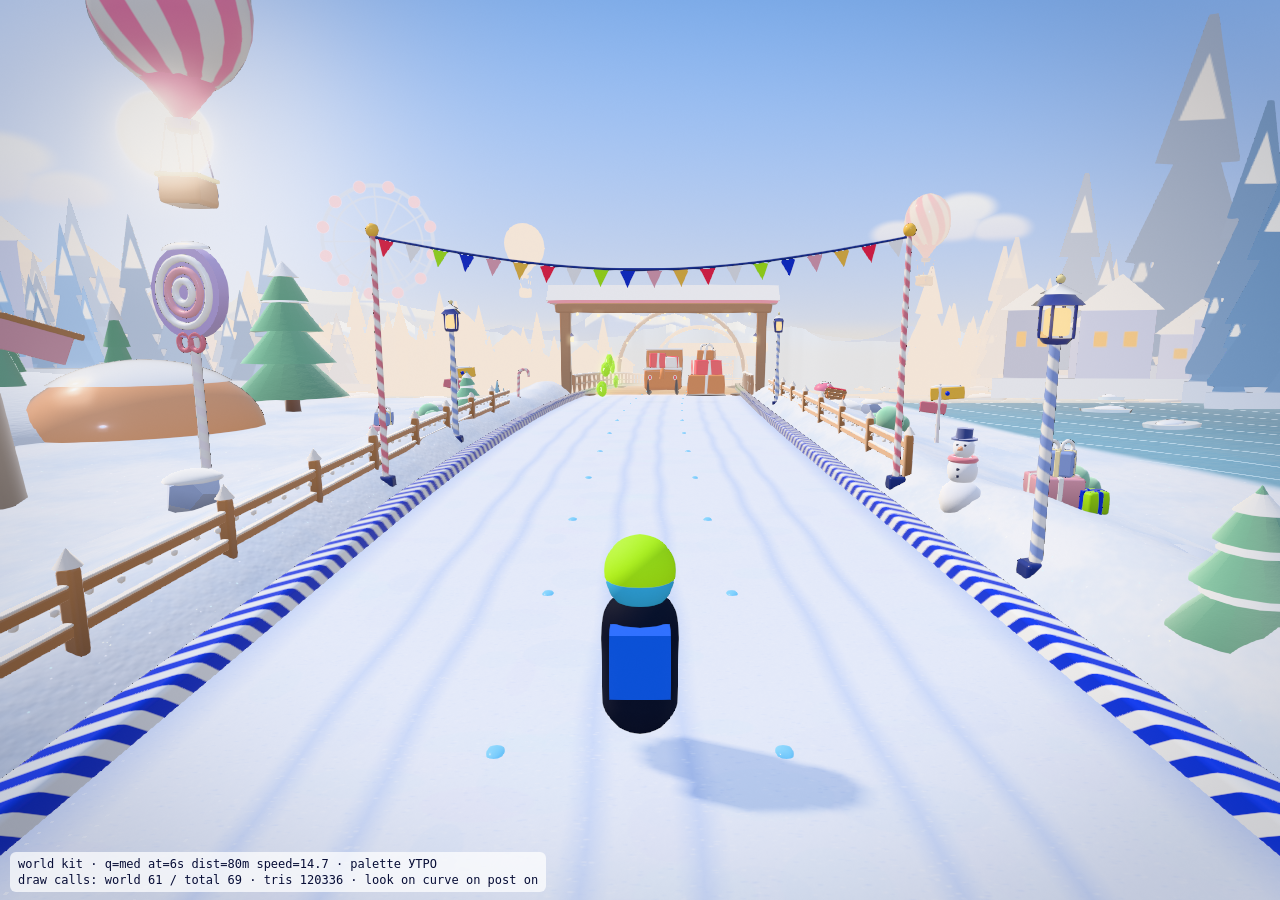
<file: run/dev/kit-world.html>
<!DOCTYPE html>
<html lang="ru">
<head>
<meta charset="UTF-8">
<title>kit: world</title>
<meta name="viewport" content="width=device-width, initial-scale=1">
<style>
  html,body { margin:0; height:100%; overflow:hidden; background:#cfe9ff; }
  canvas { display:block; width:100%; height:100%; }
  #hud { position:fixed; left:10px; bottom:8px; font:12px/1.35 ui-monospace,Menlo,monospace; color:#070D36;
         background:rgba(255,255,255,.72); padding:4px 8px; border-radius:6px; pointer-events:none; white-space:pre; }
</style>
<script type="importmap">
{ "imports": { "three": "../three.module.js", "three/addons/": "../addons/" } }
</script>
</head>
<body>
<div id="hud"></div>
<!--
  ?at=сек (пролёт, шаг 1/60)  ?seed=N  ?q=low|med|high
  ?piece=gate|bridge|tunnel|village  &pz=метры до старта пьесы в финальном кадре
  ?palette=0..3 (мгновенно; без параметра — авто каждые 1000 м)  ?best=N (флаг рекорда)  ?rm (reduced motion)
  ?ents=fly|rows|none  ?cam=game|side|high|close|far  ?lane=0..2
  ?post=0 ?look=0 ?curve=0 ?rizy=0 ?hud=0 ?live=1
-->
<script type="module" src="./kit-world.js"></script>
</body>
</html>
</file>
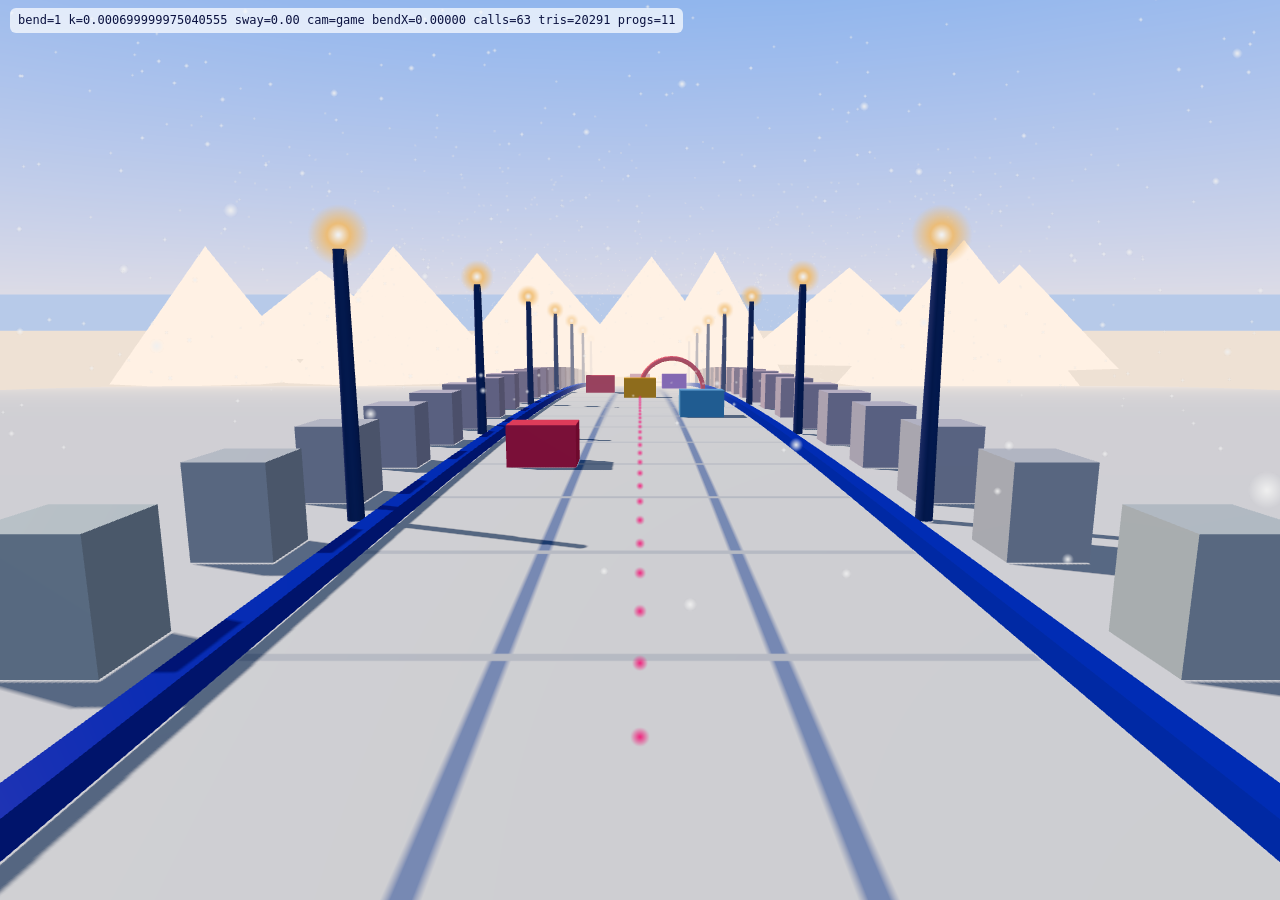
<file: run/dev/look-curve.html>
<!DOCTYPE html>
<html lang="ru">
<head>
<meta charset="UTF-8">
<title>look: curve</title>
<meta name="viewport" content="width=device-width, initial-scale=1">
<style>
  html,body { margin:0; height:100%; overflow:hidden; background:#cfe9ff; }
  canvas { display:block; width:100%; height:100%; }
  #hud { position:absolute; left:10px; top:8px; font:12px/1.4 ui-monospace,Menlo,monospace; color:#0b1240;
         background:rgba(255,255,255,.7); padding:4px 8px; border-radius:6px; }
</style>
<script type="importmap">
{ "imports": { "three": "../three.module.js", "three/addons/": "../addons/" } }
</script>
</head>
<body>
<div id="hud"></div>
<!-- ?bend=0|1  &sway=-1..1 (вес и знак покачивания)  &cam=game|zoom|side  &live=1 — анимация -->
<script type="module" src="look-curve.js"></script>
</body>
</html>
</file>
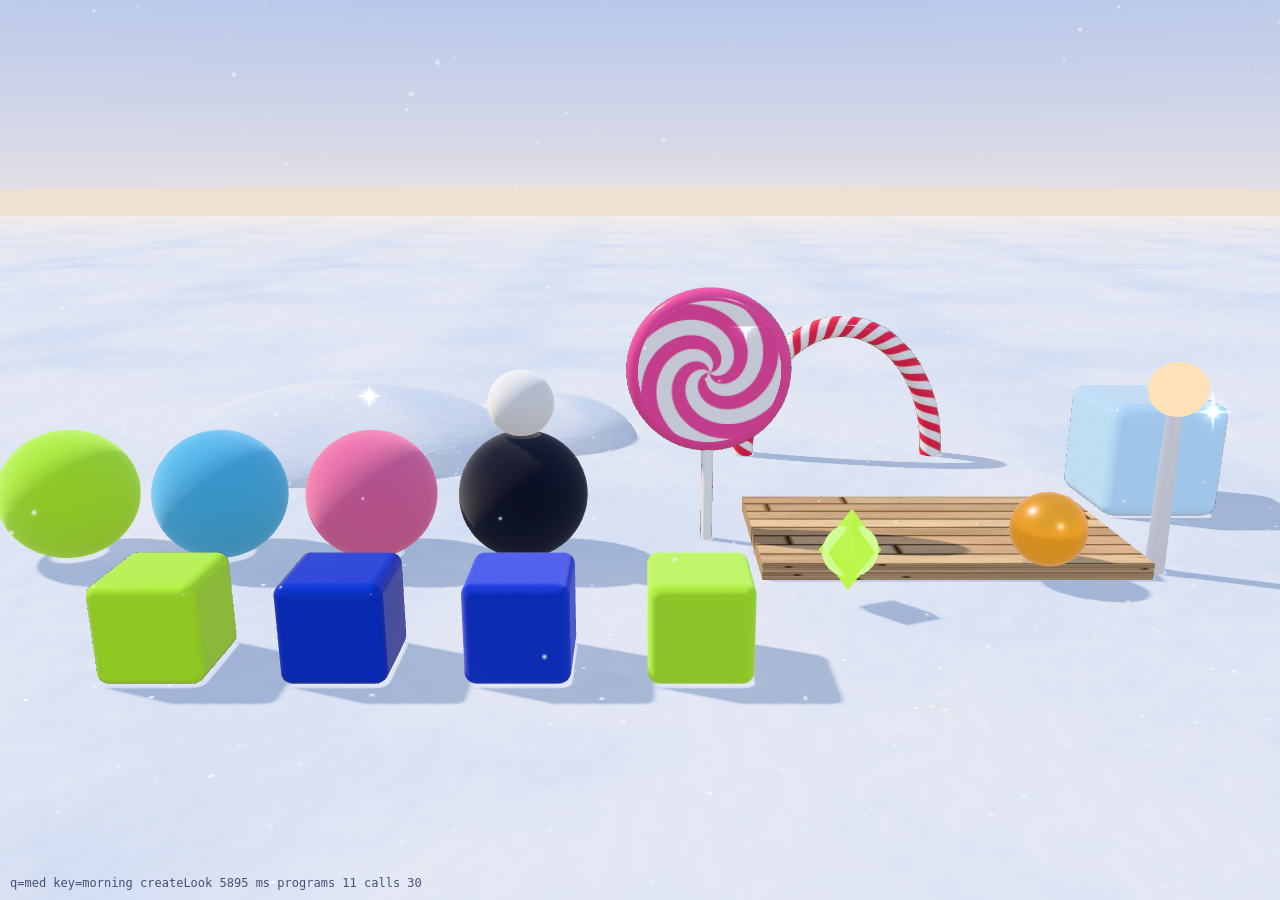
<file: run/dev/look-materials.html>
<!DOCTYPE html>
<html lang="ru">
<head>
<meta charset="UTF-8">
<title>look: materials</title>
<meta name="viewport" content="width=device-width, initial-scale=1">
<style>
  html, body { margin:0; height:100%; background:#cfe9ff; overflow:hidden; font-family:system-ui, sans-serif; }
  canvas { display:block; width:100%; height:100%; }
  #info { position:absolute; left:10px; bottom:8px; font:12px/1.4 ui-monospace, monospace; color:#0b1240; opacity:.7; }
</style>
<script type="importmap">
{ "imports": { "three": "../three.module.js", "three/addons/": "../addons/" } }
</script>
</head>
<body>
<div id="info"></div>
<script type="module" src="look-materials.js"></script>
</body>
</html>
</file>
